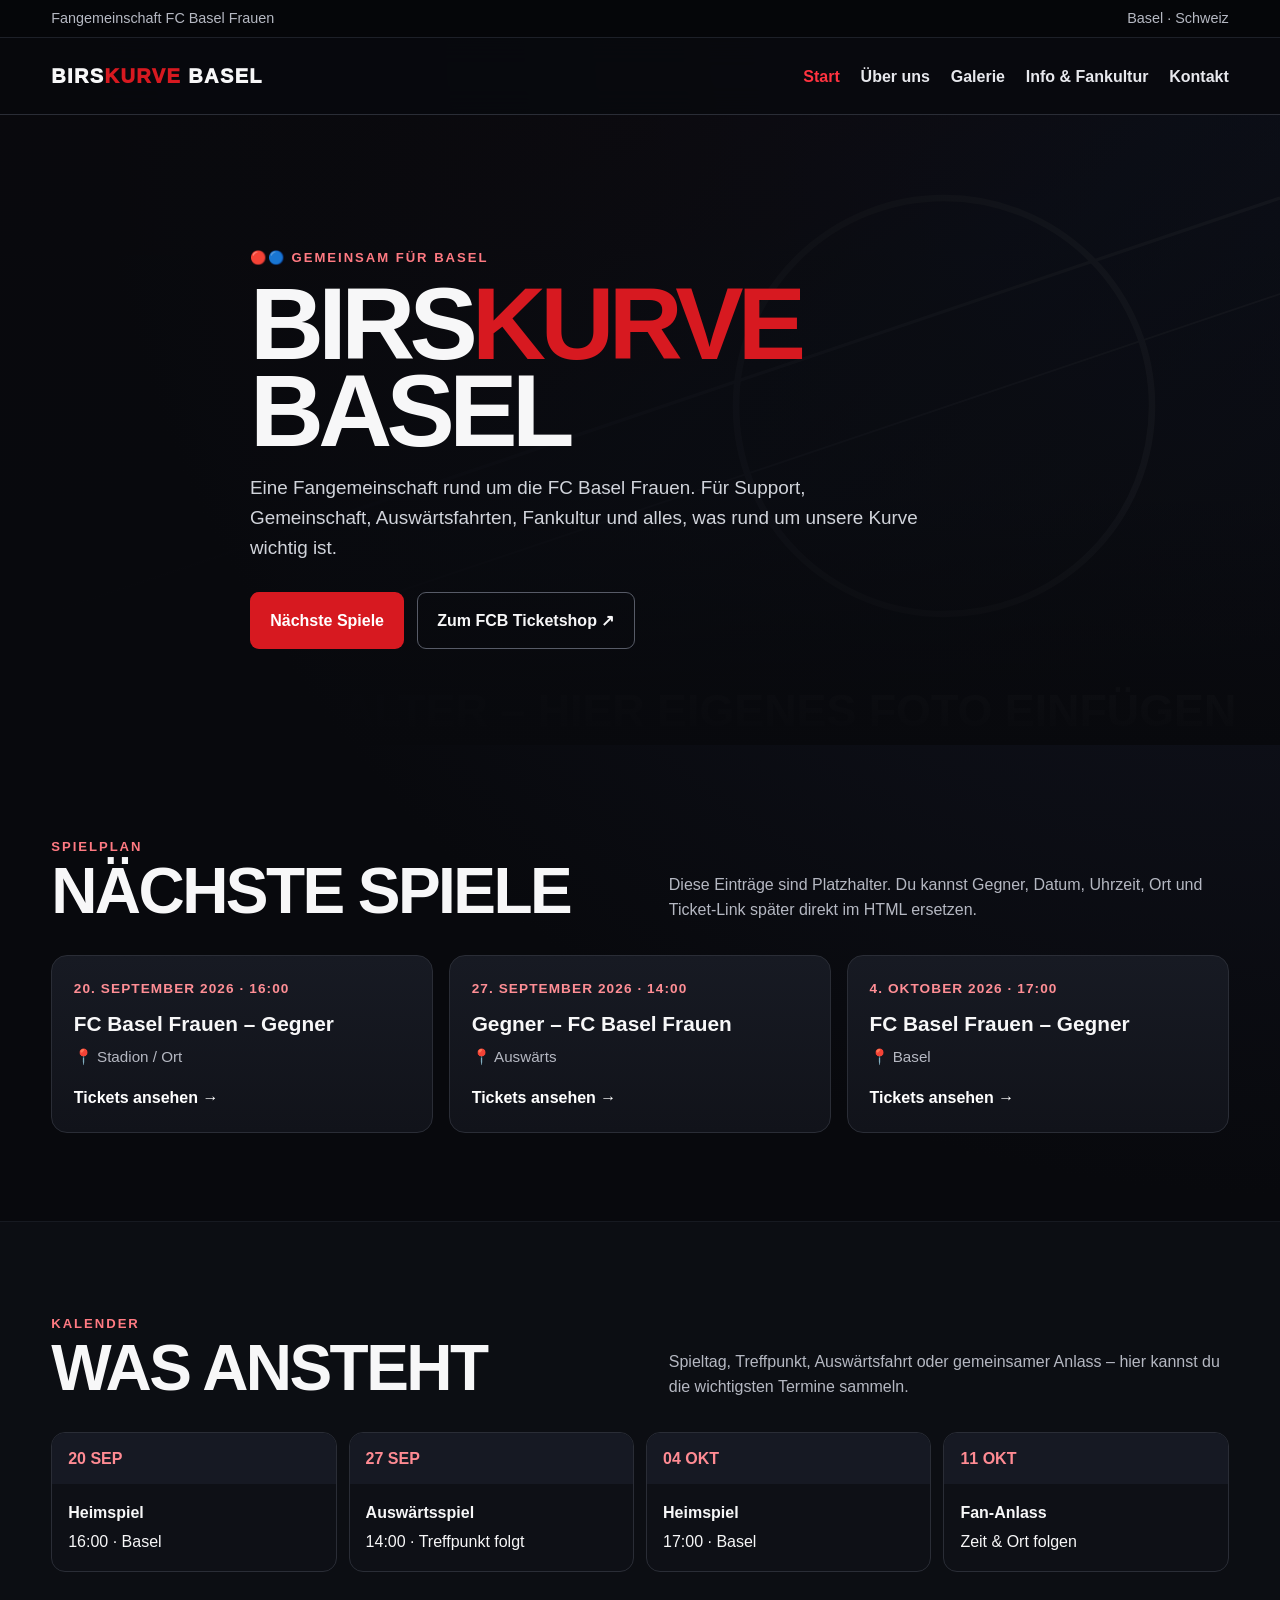
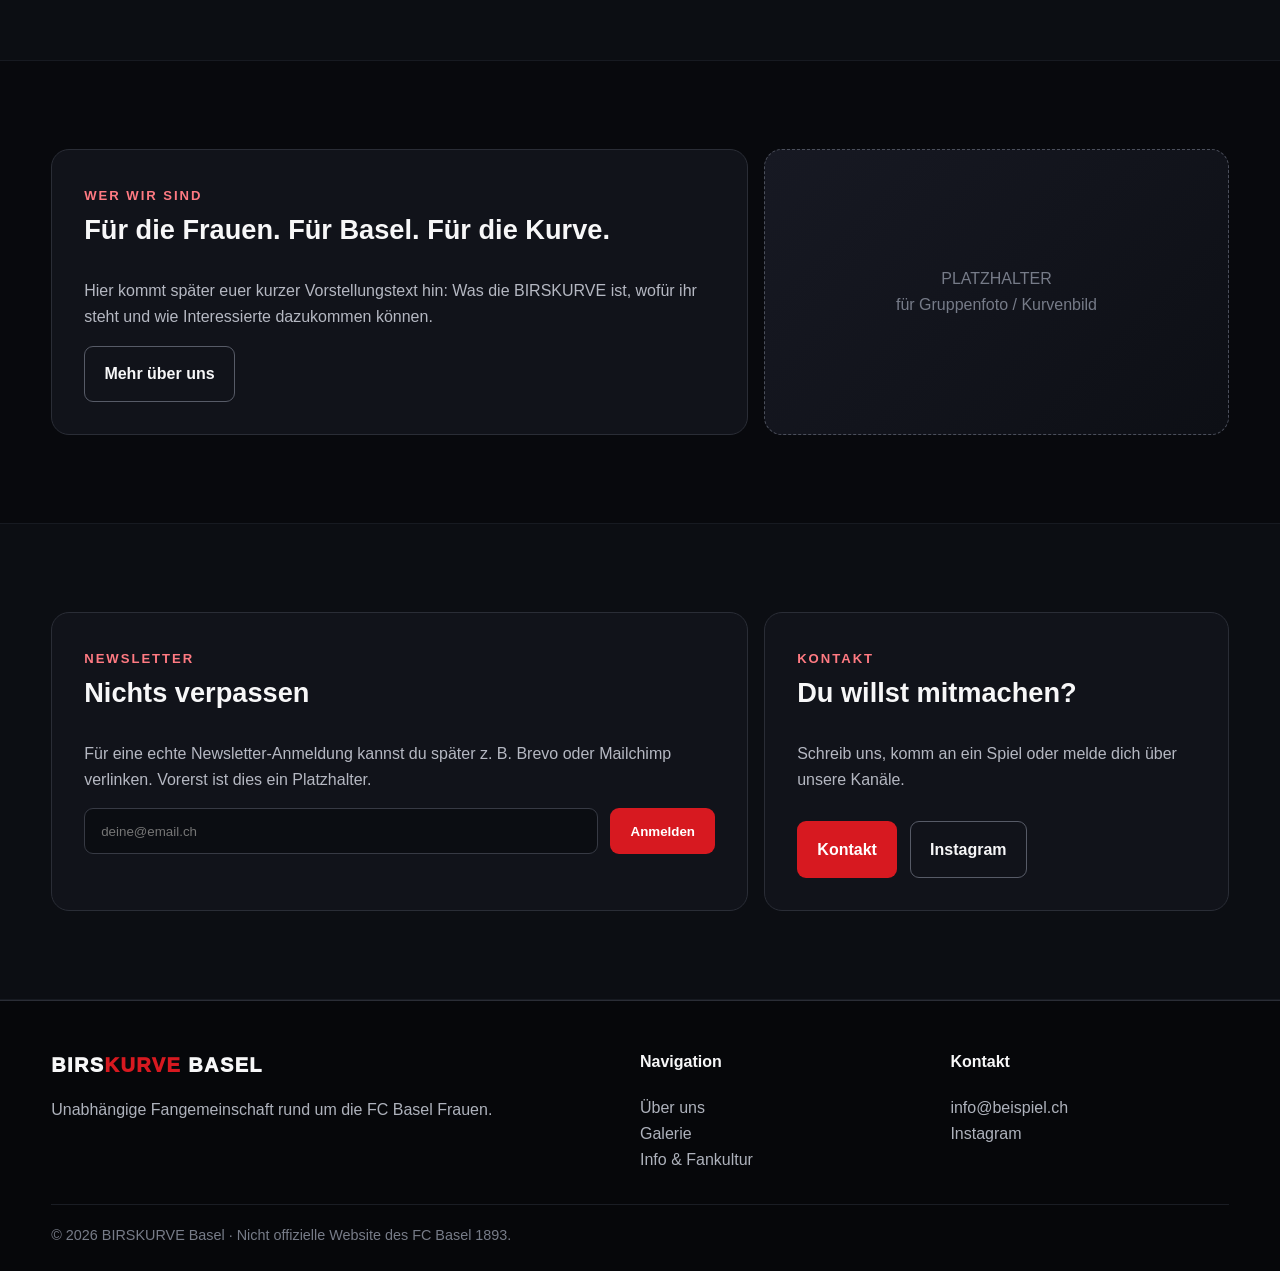
<file: index.html>
<!doctype html><html lang="de"><head><meta charset="utf-8"><meta name="viewport" content="width=device-width,initial-scale=1"><title>BIRSKURVE Basel</title><meta name="description" content="Fangemeinschaft rund um die FC Basel Frauen."><link rel="stylesheet" href="assets/css/style.css"></head><body>
<div class="topbar"><div class="wrap"><span>Fangemeinschaft FC Basel Frauen</span><span>Basel · Schweiz</span></div></div>
<header class="site-header"><div class="wrap nav"><a class="brand" href="index.html">BIRS<span>KURVE</span> BASEL</a><button class="menu-btn" aria-label="Menü">☰</button><nav class="nav-links"><a class="active" href="index.html">Start</a><a href="ueber-uns.html">Über uns</a><a href="galerie.html">Galerie</a><a href="info.html">Info & Fankultur</a><a href="kontakt.html">Kontakt</a></nav></div></header>
<main><section class="hero"><div class="wrap hero-content"><span class="eyebrow">🔴🔵 Gemeinsam für Basel</span><h1>BIRS<span>KURVE</span><br>BASEL</h1><p>Eine Fangemeinschaft rund um die FC Basel Frauen. Für Support, Gemeinschaft, Auswärtsfahrten, Fankultur und alles, was rund um unsere Kurve wichtig ist.</p><div class="actions"><a class="btn btn-red" href="#spiele">Nächste Spiele</a><a class="btn btn-outline" href="https://www.fcb.ch/" target="_blank" rel="noopener">Zum FCB Ticketshop ↗</a></div></div></section>
<section class="section" id="spiele"><div class="wrap"><div class="section-title"><div><span class="eyebrow">Spielplan</span><h2>Nächste Spiele</h2></div><p>Diese Einträge sind Platzhalter. Du kannst Gegner, Datum, Uhrzeit, Ort und Ticket-Link später direkt im HTML ersetzen.</p></div><div class="cards">
<article class="card game"><div class="game-date">20. September 2026 · 16:00</div><h3>FC Basel Frauen – Gegner</h3><div class="meta">📍 Stadion / Ort</div><a class="ticket" href="https://www.fcb.ch/" target="_blank">Tickets ansehen →</a></article>
<article class="card game"><div class="game-date">27. September 2026 · 14:00</div><h3>Gegner – FC Basel Frauen</h3><div class="meta">📍 Auswärts</div><a class="ticket" href="https://www.fcb.ch/" target="_blank">Tickets ansehen →</a></article>
<article class="card game"><div class="game-date">4. Oktober 2026 · 17:00</div><h3>FC Basel Frauen – Gegner</h3><div class="meta">📍 Basel</div><a class="ticket" href="https://www.fcb.ch/" target="_blank">Tickets ansehen →</a></article></div></div></section>
<section class="section alt"><div class="wrap"><div class="section-title"><div><span class="eyebrow">Kalender</span><h2>Was ansteht</h2></div><p>Spieltag, Treffpunkt, Auswärtsfahrt oder gemeinsamer Anlass – hier kannst du die wichtigsten Termine sammeln.</p></div><div class="calendar"><div class="cal-item"><div class="cal-top">20 SEP</div><div class="cal-body"><strong>Heimspiel</strong><span>16:00 · Basel</span></div></div><div class="cal-item"><div class="cal-top">27 SEP</div><div class="cal-body"><strong>Auswärtsspiel</strong><span>14:00 · Treffpunkt folgt</span></div></div><div class="cal-item"><div class="cal-top">04 OKT</div><div class="cal-body"><strong>Heimspiel</strong><span>17:00 · Basel</span></div></div><div class="cal-item"><div class="cal-top">11 OKT</div><div class="cal-body"><strong>Fan-Anlass</strong><span>Zeit & Ort folgen</span></div></div></div></div></section>
<section class="section"><div class="wrap feature-grid"><div class="feature"><span class="eyebrow">Wer wir sind</span><h3>Für die Frauen. Für Basel. Für die Kurve.</h3><p>Hier kommt später euer kurzer Vorstellungstext hin: Was die BIRSKURVE ist, wofür ihr steht und wie Interessierte dazukommen können.</p><a class="btn btn-outline" href="ueber-uns.html">Mehr über uns</a></div><div class="placeholder">PLATZHALTER<br>für Gruppenfoto / Kurvenbild</div></div></section>
<section class="section alt"><div class="wrap feature-grid"><div class="feature"><span class="eyebrow">Newsletter</span><h3>Nichts verpassen</h3><p>Für eine echte Newsletter-Anmeldung kannst du später z. B. Brevo oder Mailchimp verlinken. Vorerst ist dies ein Platzhalter.</p><form class="newsletter" onsubmit="event.preventDefault();alert('Newsletter ist noch nicht verbunden.');"><input type="email" placeholder="deine@email.ch" required><button class="btn btn-red">Anmelden</button></form></div><div class="feature"><span class="eyebrow">Kontakt</span><h3>Du willst mitmachen?</h3><p>Schreib uns, komm an ein Spiel oder melde dich über unsere Kanäle.</p><div class="actions"><a class="btn btn-red" href="kontakt.html">Kontakt</a><a class="btn btn-outline" href="#">Instagram</a></div></div></div></section></main>
<footer class="footer"><div class="wrap"><div class="footer-grid"><div><div class="brand">BIRS<span>KURVE</span> BASEL</div><p>Unabhängige Fangemeinschaft rund um die FC Basel Frauen.</p></div><div><h4>Navigation</h4><a href="ueber-uns.html">Über uns</a><br><a href="galerie.html">Galerie</a><br><a href="info.html">Info & Fankultur</a></div><div><h4>Kontakt</h4><a href="mailto:info@beispiel.ch">info@beispiel.ch</a><br><a href="#">Instagram</a></div></div><div class="copyright">© <span id="year"></span> BIRSKURVE Basel · Nicht offizielle Website des FC Basel 1893.</div></div></footer><script src="assets/js/main.js"></script></body></html>
</file>
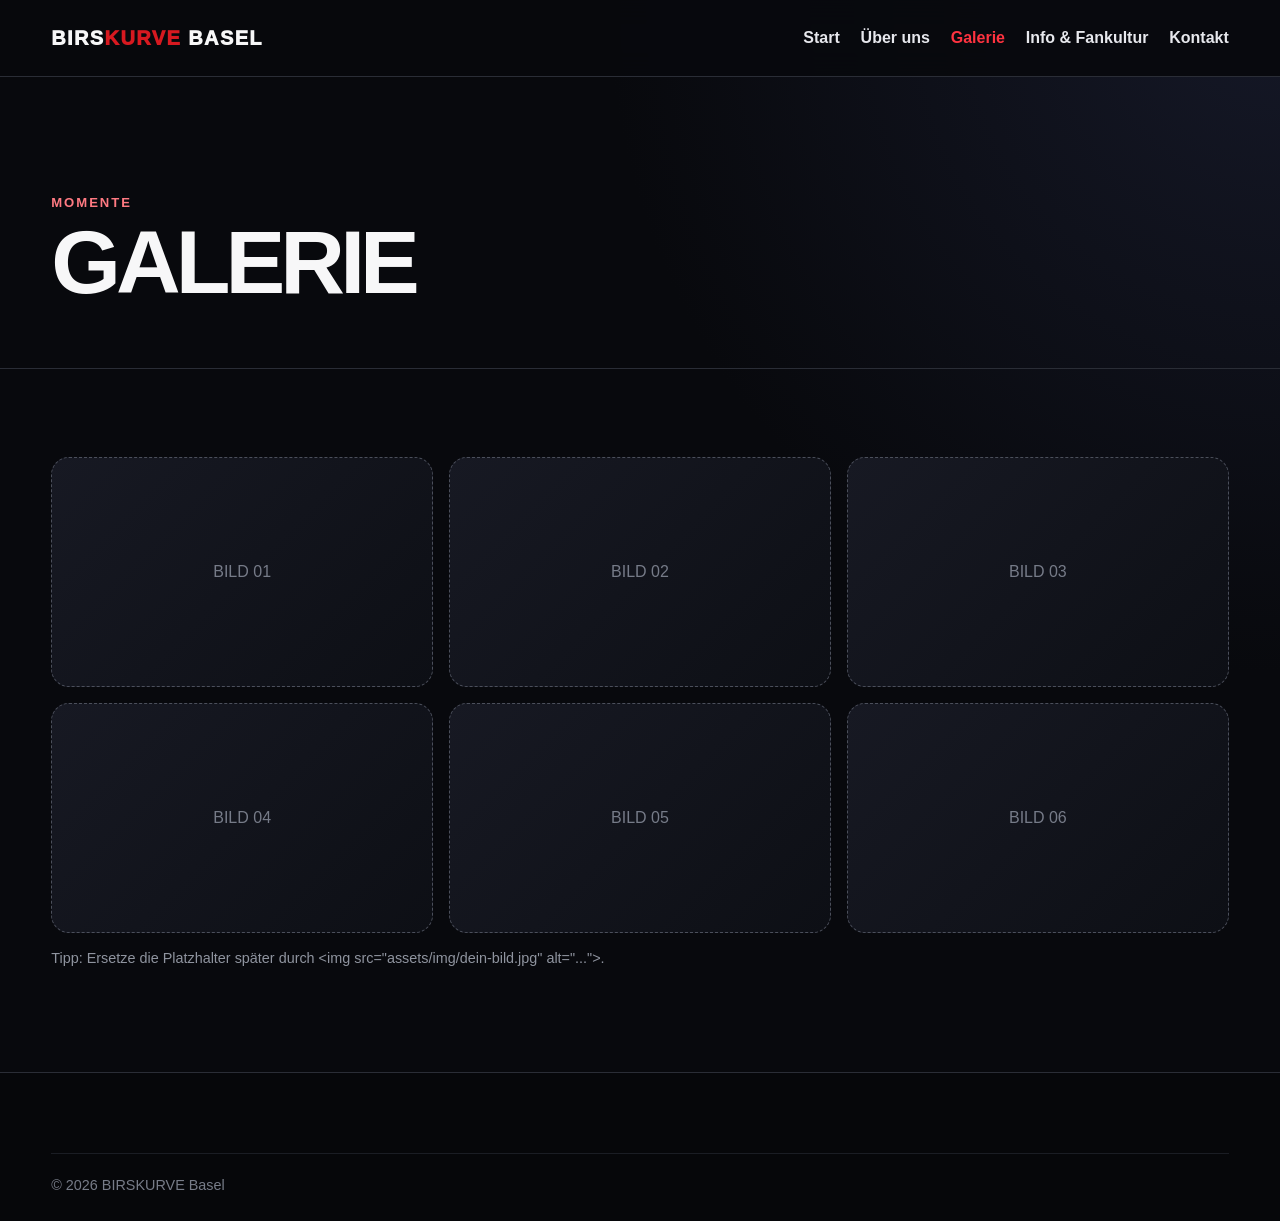
<file: galerie.html>
<!doctype html><html lang="de"><head><meta charset="utf-8"><meta name="viewport" content="width=device-width,initial-scale=1"><title>Galerie · BIRSKURVE Basel</title><link rel="stylesheet" href="assets/css/style.css"></head><body><header class="site-header"><div class="wrap nav"><a class="brand" href="index.html">BIRS<span>KURVE</span> BASEL</a><button class="menu-btn">☰</button><nav class="nav-links"><a href="index.html">Start</a><a href="ueber-uns.html">Über uns</a><a class="active" href="galerie.html">Galerie</a><a href="info.html">Info & Fankultur</a><a href="kontakt.html">Kontakt</a></nav></div></header><main><section class="page-hero"><div class="wrap"><span class="eyebrow">Momente</span><h1>Galerie</h1></div></section><section class="section"><div class="wrap"><div class="gallery"><div class="placeholder">BILD 01</div><div class="placeholder">BILD 02</div><div class="placeholder">BILD 03</div><div class="placeholder">BILD 04</div><div class="placeholder">BILD 05</div><div class="placeholder">BILD 06</div></div><p class="note">Tipp: Ersetze die Platzhalter später durch &lt;img src="assets/img/dein-bild.jpg" alt="..."&gt;.</p></div></section></main><footer class="footer"><div class="wrap"><div class="copyright">© <span id="year"></span> BIRSKURVE Basel</div></div></footer><script src="assets/js/main.js"></script></body></html>
</file>
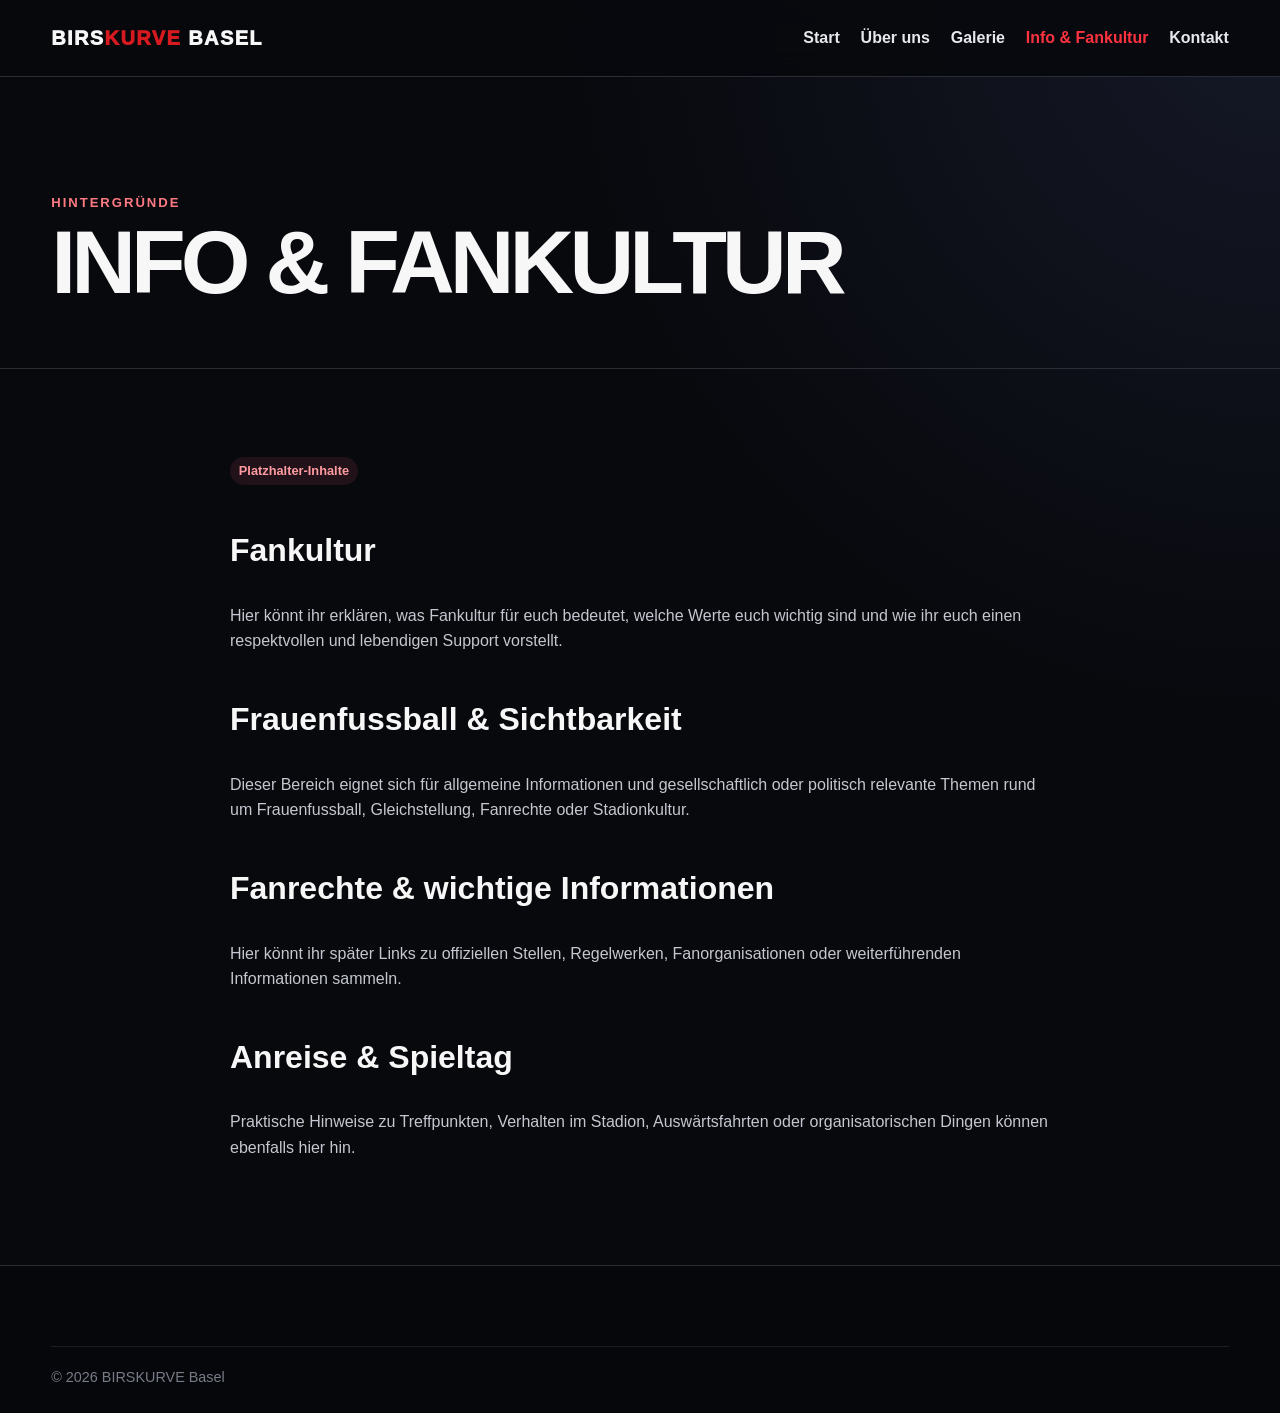
<file: info.html>
<!doctype html><html lang="de"><head><meta charset="utf-8"><meta name="viewport" content="width=device-width,initial-scale=1"><title>Info & Fankultur · BIRSKURVE Basel</title><link rel="stylesheet" href="assets/css/style.css"></head><body><header class="site-header"><div class="wrap nav"><a class="brand" href="index.html">BIRS<span>KURVE</span> BASEL</a><button class="menu-btn">☰</button><nav class="nav-links"><a href="index.html">Start</a><a href="ueber-uns.html">Über uns</a><a href="galerie.html">Galerie</a><a class="active" href="info.html">Info & Fankultur</a><a href="kontakt.html">Kontakt</a></nav></div></header><main><section class="page-hero"><div class="wrap"><span class="eyebrow">Hintergründe</span><h1>Info & Fankultur</h1></div></section><section class="section"><div class="wrap prose"><span class="badge">Platzhalter-Inhalte</span><h2>Fankultur</h2><p>Hier könnt ihr erklären, was Fankultur für euch bedeutet, welche Werte euch wichtig sind und wie ihr euch einen respektvollen und lebendigen Support vorstellt.</p><h2>Frauenfussball & Sichtbarkeit</h2><p>Dieser Bereich eignet sich für allgemeine Informationen und gesellschaftlich oder politisch relevante Themen rund um Frauenfussball, Gleichstellung, Fanrechte oder Stadionkultur.</p><h2>Fanrechte & wichtige Informationen</h2><p>Hier könnt ihr später Links zu offiziellen Stellen, Regelwerken, Fanorganisationen oder weiterführenden Informationen sammeln.</p><h2>Anreise & Spieltag</h2><p>Praktische Hinweise zu Treffpunkten, Verhalten im Stadion, Auswärtsfahrten oder organisatorischen Dingen können ebenfalls hier hin.</p></div></section></main><footer class="footer"><div class="wrap"><div class="copyright">© <span id="year"></span> BIRSKURVE Basel</div></div></footer><script src="assets/js/main.js"></script></body></html>
</file>
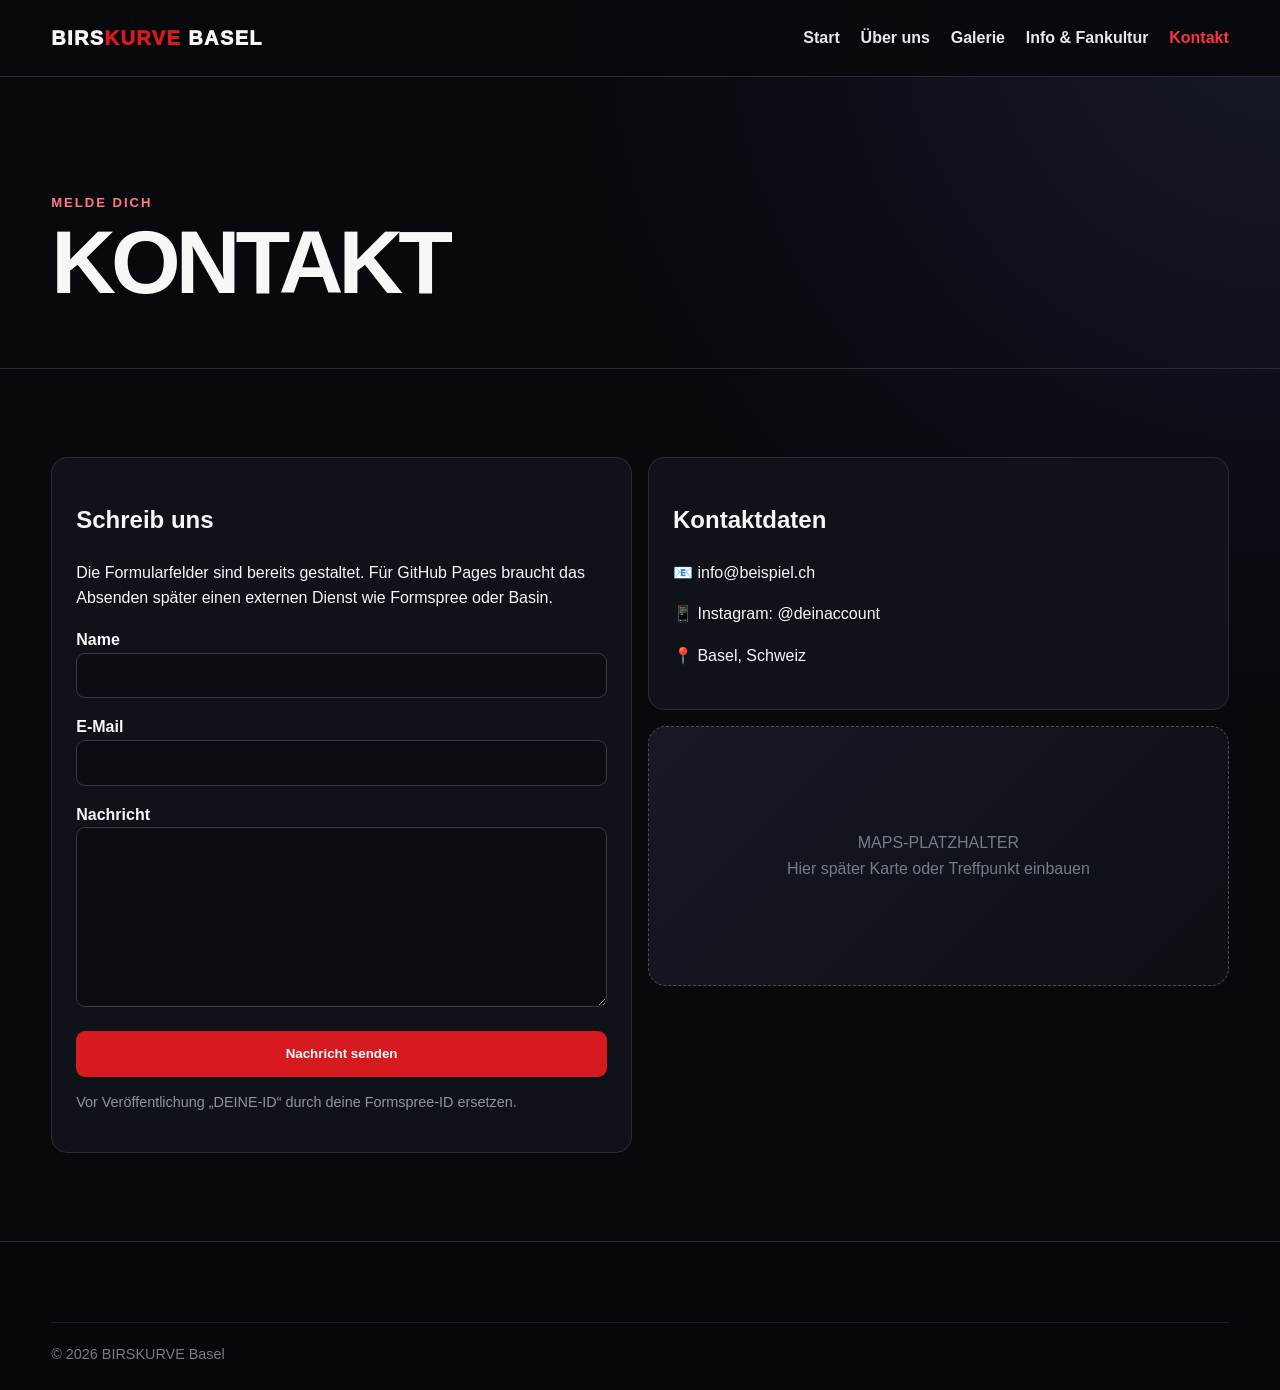
<file: kontakt.html>
<!doctype html><html lang="de"><head><meta charset="utf-8"><meta name="viewport" content="width=device-width,initial-scale=1"><title>Kontakt · BIRSKURVE Basel</title><link rel="stylesheet" href="assets/css/style.css"></head><body><header class="site-header"><div class="wrap nav"><a class="brand" href="index.html">BIRS<span>KURVE</span> BASEL</a><button class="menu-btn">☰</button><nav class="nav-links"><a href="index.html">Start</a><a href="ueber-uns.html">Über uns</a><a href="galerie.html">Galerie</a><a href="info.html">Info & Fankultur</a><a class="active" href="kontakt.html">Kontakt</a></nav></div></header><main><section class="page-hero"><div class="wrap"><span class="eyebrow">Melde dich</span><h1>Kontakt</h1></div></section><section class="section"><div class="wrap contact-grid"><div class="info-box"><h2>Schreib uns</h2><p>Die Formularfelder sind bereits gestaltet. Für GitHub Pages braucht das Absenden später einen externen Dienst wie Formspree oder Basin.</p><form class="form" action="https://formspree.io/f/DEINE-ID" method="POST"><label>Name<input name="name" required></label><label>E-Mail<input type="email" name="email" required></label><label>Nachricht<textarea name="message" required></textarea></label><button class="btn btn-red" type="submit">Nachricht senden</button></form><p class="note">Vor Veröffentlichung „DEINE-ID“ durch deine Formspree-ID ersetzen.</p></div><div><div class="info-box"><h2>Kontaktdaten</h2><p>📧 info@beispiel.ch</p><p>📱 Instagram: @deinaccount</p><p>📍 Basel, Schweiz</p></div><div class="placeholder" style="margin-top:1rem">MAPS-PLATZHALTER<br>Hier später Karte oder Treffpunkt einbauen</div></div></div></section></main><footer class="footer"><div class="wrap"><div class="copyright">© <span id="year"></span> BIRSKURVE Basel</div></div></footer><script src="assets/js/main.js"></script></body></html>
</file>
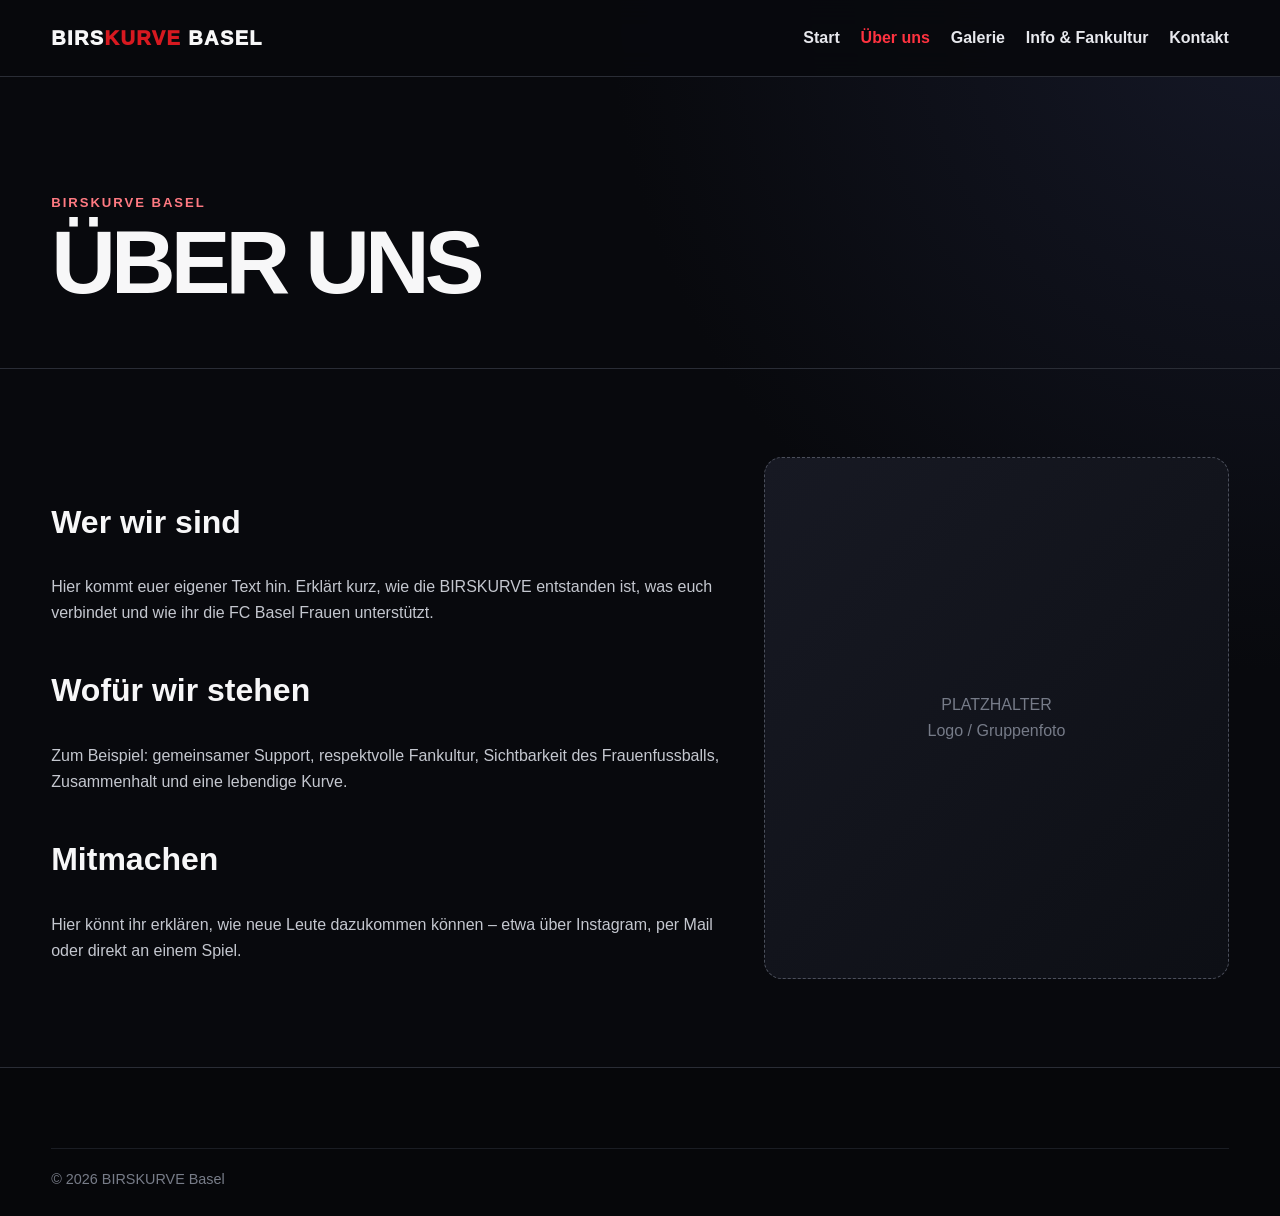
<file: ueber-uns.html>
<!doctype html><html lang="de"><head><meta charset="utf-8"><meta name="viewport" content="width=device-width,initial-scale=1"><title>Über uns · BIRSKURVE Basel</title><link rel="stylesheet" href="assets/css/style.css"></head><body><header class="site-header"><div class="wrap nav"><a class="brand" href="index.html">BIRS<span>KURVE</span> BASEL</a><button class="menu-btn">☰</button><nav class="nav-links"><a href="index.html">Start</a><a class="active" href="ueber-uns.html">Über uns</a><a href="galerie.html">Galerie</a><a href="info.html">Info & Fankultur</a><a href="kontakt.html">Kontakt</a></nav></div></header><main><section class="page-hero"><div class="wrap"><span class="eyebrow">BIRSKURVE Basel</span><h1>Über uns</h1></div></section><section class="section"><div class="wrap feature-grid"><div class="prose"><h2>Wer wir sind</h2><p>Hier kommt euer eigener Text hin. Erklärt kurz, wie die BIRSKURVE entstanden ist, was euch verbindet und wie ihr die FC Basel Frauen unterstützt.</p><h2>Wofür wir stehen</h2><p>Zum Beispiel: gemeinsamer Support, respektvolle Fankultur, Sichtbarkeit des Frauenfussballs, Zusammenhalt und eine lebendige Kurve.</p><h2>Mitmachen</h2><p>Hier könnt ihr erklären, wie neue Leute dazukommen können – etwa über Instagram, per Mail oder direkt an einem Spiel.</p></div><div class="placeholder">PLATZHALTER<br>Logo / Gruppenfoto</div></div></section></main><footer class="footer"><div class="wrap"><div class="copyright">© <span id="year"></span> BIRSKURVE Basel</div></div></footer><script src="assets/js/main.js"></script></body></html>
</file>
<file: assets/css/style.css>
:root{--bg:#08090d;--panel:#11131a;--panel2:#171a23;--red:#d71920;--red2:#ff3340;--blue:#174b9b;--text:#f7f7f8;--muted:#b5b8c2;--line:#2a2d36;--max:1180px}*{box-sizing:border-box}html{scroll-behavior:smooth}body{margin:0;background:radial-gradient(circle at top right,#151827 0,#08090d 38%);color:var(--text);font-family:Inter,Arial,Helvetica,sans-serif;line-height:1.6}a{color:inherit;text-decoration:none}img{max-width:100%;display:block}.wrap{width:min(92%,var(--max));margin:auto}.topbar{background:#050609;border-bottom:1px solid #1d2028;font-size:.9rem;color:var(--muted)}.topbar .wrap{display:flex;justify-content:space-between;padding:.45rem 0}.site-header{position:sticky;top:0;z-index:20;background:rgba(8,9,13,.93);backdrop-filter:blur(14px);border-bottom:1px solid var(--line)}.nav{min-height:76px;display:flex;align-items:center;justify-content:space-between;gap:2rem}.brand{font-weight:950;letter-spacing:.07em;font-size:1.25rem}.brand span{color:var(--red)}.nav-links{display:flex;gap:1.3rem;align-items:center}.nav-links a{font-weight:750;color:#e7e8ed}.nav-links a:hover,.nav-links a.active{color:var(--red2)}.menu-btn{display:none;background:none;border:1px solid var(--line);color:#fff;border-radius:10px;padding:.55rem .7rem;font-size:1.2rem}.hero{min-height:70vh;display:grid;align-items:center;position:relative;overflow:hidden}.hero:before{content:"";position:absolute;inset:0;background:linear-gradient(105deg,rgba(8,9,13,.94) 25%,rgba(8,9,13,.5)),linear-gradient(to top,rgba(8,9,13,1),transparent 40%),url('../img/hero-placeholder.svg') center/cover no-repeat;opacity:.9}.hero-content{position:relative;z-index:1;padding:8rem 0 6rem;max-width:780px}.eyebrow{display:inline-flex;gap:.5rem;align-items:center;color:#ff7a82;font-weight:900;text-transform:uppercase;letter-spacing:.15em;font-size:.82rem}.hero h1,.page-hero h1{font-size:clamp(3.2rem,8vw,7.3rem);line-height:.85;margin:.6rem 0 1.2rem;letter-spacing:-.055em;text-transform:uppercase}.hero h1 span{color:var(--red)}.hero p{font-size:1.18rem;color:#d1d4db;max-width:670px}.actions{display:flex;gap:.8rem;flex-wrap:wrap;margin-top:1.8rem}.btn{display:inline-flex;align-items:center;justify-content:center;padding:.9rem 1.2rem;border-radius:9px;font-weight:900;border:1px solid transparent}.btn-red{background:var(--red);color:#fff}.btn-red:hover{background:#b80f17}.btn-outline{border-color:#575b67}.btn-outline:hover{border-color:#fff}.section{padding:5.5rem 0}.section.alt{background:#0c0e13;border-top:1px solid #171a21;border-bottom:1px solid #171a21}.section-title{display:flex;align-items:end;justify-content:space-between;gap:2rem;margin-bottom:2rem}.section-title h2{font-size:clamp(2.1rem,5vw,4rem);margin:0;line-height:1;text-transform:uppercase;letter-spacing:-.04em}.section-title p{margin:0;max-width:560px;color:var(--muted)}.cards{display:grid;grid-template-columns:repeat(3,1fr);gap:1rem}.card{background:linear-gradient(180deg,var(--panel2),var(--panel));border:1px solid var(--line);border-radius:16px;padding:1.35rem}.game-date{font-size:.85rem;color:#ff8e95;font-weight:900;letter-spacing:.08em;text-transform:uppercase}.game h3{margin:.45rem 0 .3rem;font-size:1.3rem}.game .meta{color:var(--muted);font-size:.95rem}.game .ticket{display:inline-block;margin-top:1rem;color:#fff;font-weight:900}.game .ticket:hover{color:var(--red2)}.calendar{display:grid;grid-template-columns:repeat(4,1fr);gap:.75rem}.cal-item{border:1px solid var(--line);border-radius:14px;overflow:hidden;background:#0e1016}.cal-top{padding:.8rem 1rem;background:#161923;color:#ff8b93;font-weight:900}.cal-body{padding:1rem}.cal-body strong{display:block;margin-bottom:.25rem}.feature-grid{display:grid;grid-template-columns:1.2fr .8fr;gap:1rem}.feature{background:var(--panel);border:1px solid var(--line);border-radius:18px;padding:2rem}.feature h3{font-size:1.7rem;margin-top:0}.feature p{color:var(--muted)}.placeholder{min-height:260px;border:1px dashed #4b4f5b;border-radius:18px;background:linear-gradient(135deg,#171923,#0d0f15);display:grid;place-items:center;color:#767b88;text-align:center;padding:2rem}.newsletter{display:grid;grid-template-columns:1fr auto;gap:.75rem}.newsletter input,.form input,.form textarea{width:100%;background:#0b0d12;color:#fff;border:1px solid #373a44;border-radius:9px;padding:.9rem 1rem}.newsletter button,.form button{cursor:pointer}.page-hero{padding:7rem 0 3rem;border-bottom:1px solid var(--line)}.page-hero h1{font-size:clamp(3rem,7vw,6rem)}.prose{max-width:820px}.prose h2{margin-top:2.5rem;font-size:2rem}.prose p,.prose li{color:#c4c7cf}.gallery{display:grid;grid-template-columns:repeat(3,1fr);gap:1rem}.gallery .placeholder{min-height:230px}.form{display:grid;gap:1rem}.form label{font-weight:800}.form textarea{min-height:180px;resize:vertical}.contact-grid{display:grid;grid-template-columns:1fr 1fr;gap:1rem}.info-box{background:#101219;border:1px solid var(--line);border-radius:16px;padding:1.5rem}.footer{border-top:1px solid var(--line);background:#06070a;padding:3rem 0 1.5rem}.footer-grid{display:grid;grid-template-columns:2fr 1fr 1fr;gap:2rem}.footer h4{margin-top:0}.footer p,.footer a{color:#aeb2bc}.footer a:hover{color:white}.copyright{border-top:1px solid #1a1d24;margin-top:2rem;padding-top:1.2rem;color:#777c88;font-size:.9rem}.badge{display:inline-block;padding:.25rem .55rem;border-radius:999px;background:#211118;color:#ff9ca2;font-size:.8rem;font-weight:900}.note{font-size:.9rem;color:#8f949f}.map-frame{width:100%;height:320px;border:0;border-radius:16px;background:#151821}
@media(max-width:900px){.cards,.gallery{grid-template-columns:1fr 1fr}.calendar{grid-template-columns:1fr 1fr}.feature-grid,.contact-grid,.footer-grid{grid-template-columns:1fr}.nav-links{display:none;position:absolute;top:76px;left:0;right:0;padding:1rem 4%;background:#090a0e;border-bottom:1px solid var(--line);flex-direction:column;align-items:flex-start}.nav-links.open{display:flex}.menu-btn{display:block}.hero{min-height:60vh}.hero-content{padding:6rem 0 4rem}.section-title{align-items:flex-start;flex-direction:column}}@media(max-width:600px){.cards,.gallery,.calendar{grid-template-columns:1fr}.hero h1{font-size:3.7rem}.section{padding:4rem 0}.newsletter{grid-template-columns:1fr}.topbar .wrap{flex-direction:column;gap:.2rem}.nav{min-height:68px}.nav-links{top:68px}}
</file>
